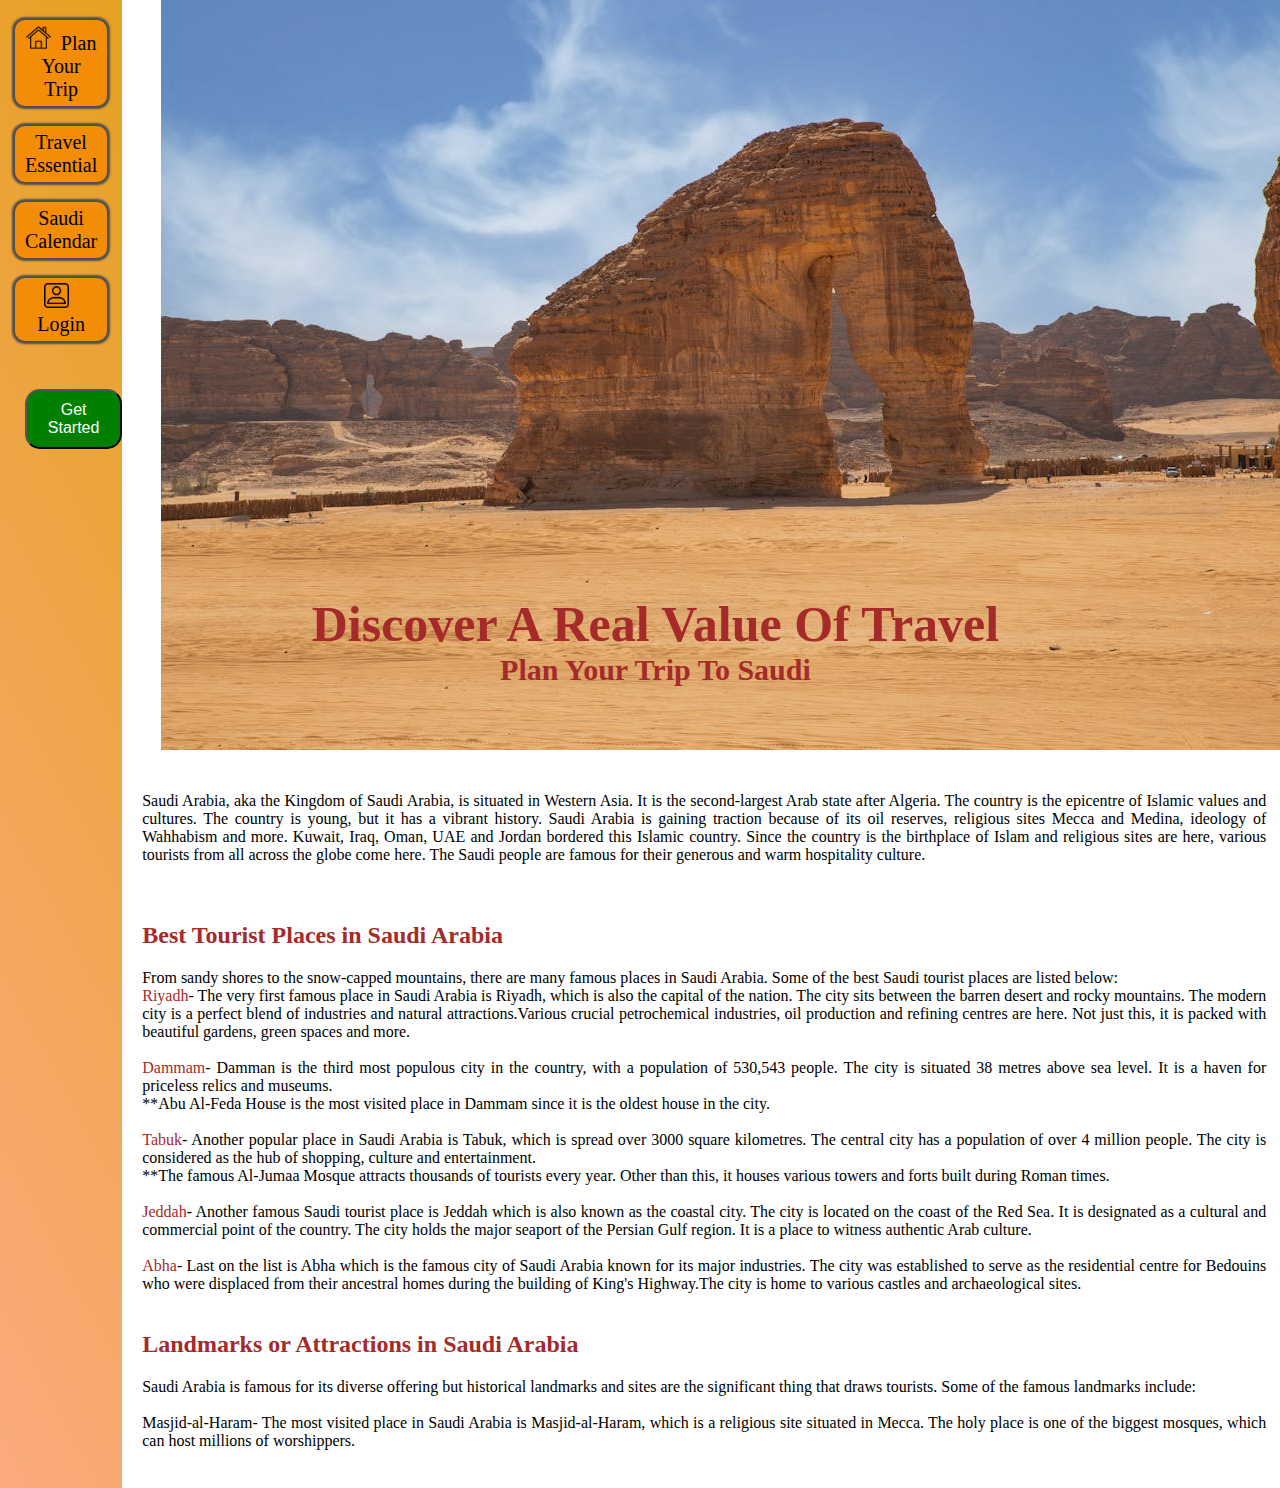
<file: index.html>
<!DOCTYPE html>
<html>

<head>
    <title>Saudi Trip</title>
    <meta name="viewport" content="width=device-width, initial-scale=1.0">
    <link rel="stylesheet" href="./Css/common_style.css">
    <style>
        .img_style {
            width: "1000px";
            height: "360px";
            margin-left: 39px;
        }

        .travel_poster {
            position: relative;
        }

        .poster_text {
            position: absolute;
            left: 34%;
            top: 85%;
            transform: translate(-30%, -50%);
            font-size: 10px;
            font-weight: bold;
            text-align: center;
            color: rgb(32, 32, 32);
        }


       

        /* Tablet Devices */

        @media screen and (min-width: 769px) and (max-width: 992px) {


            .img_style, .poster_text{
               
                display: none;
                
            }
         
        }
    </style>
</head>

<body>
    <div class="container">
        <div class="side_bar">
            <a href="./index.html" class="side_bar_items active_page"><img src="./Images/house.png" alt="user_logo"
                    class="user_logo " />Plan Your Trip</a>
            <a href="./Pages/TravelEssential.html" class="side_bar_items">Travel Essential</a>
            <a href="./Pages/SaudiCalendar.html" class="side_bar_items">Saudi Calendar</a>
            <a href="./Pages/Login.html" class="side_bar_items"><img src="./Images/interface.png" alt="user_logo"
                    class="user_logo" />Login</a><br />
            <a href="./Pages/Register.html"><button class="btn">Get Started</button></a><br />
        </div>
        <div class="context">
            <div class="travel_poster">
                <img src="./Images/bg_image_sadua.jpeg" class="img_style"
                    aria-valuetext="Discover Your World, Plan Your Trip" />
                <div class="poster_text">
                    <span style="font-size: 50px;">Discover A Real Value Of Travel</span><br />
                    <span style="font-size: 30px;">Plan Your Trip To Saudi</span>
                </div>
            </div>
            <br />
            <p class="text_style">Saudi Arabia, aka the Kingdom of Saudi Arabia, is situated in Western Asia. It is the
                second-largest Arab
                state after Algeria. The country is the epicentre of Islamic values and cultures. The country is young,
                but it has a vibrant history.

                Saudi Arabia is gaining traction because of its oil reserves, religious sites Mecca and Medina, ideology
                of Wahhabism and more. Kuwait, Iraq, Oman, UAE and Jordan bordered this Islamic country.

                Since the country is the birthplace of Islam and religious sites are here, various tourists from all
                across the globe come here. The Saudi people are famous for their generous and warm hospitality culture.
            </p>
            <br />
            <div class="text_style">
                <h2><span>Best Tourist Places in Saudi Arabia</span></h2>
                From sandy shores to the snow-capped mountains, there are many famous places in Saudi Arabia. Some of
                the best Saudi tourist places are listed below:<br />

                <span>Riyadh</span>- The very first famous place in Saudi Arabia is Riyadh, which is also the capital of
                the nation. The city sits between the barren desert and rocky mountains. The modern city is a perfect
                blend of industries and natural attractions.Various crucial petrochemical industries, oil production and
                refining centres are here. Not just this, it is packed with beautiful gardens, green spaces and
                more.<br /><br />

                <span>Dammam</span>- Damman is the third most populous city in the country, with a population of 530,543
                people. The city is situated 38 metres above sea level. It is a haven for priceless relics and
                museums.<br />
                **Abu Al-Feda House is the most visited place in Dammam since it is the oldest house in the
                city.<br /><br />

                <span>Tabuk</span>- Another popular place in Saudi Arabia is Tabuk, which is spread over 3000 square
                kilometres. The central city has a population of over 4 million people. The city is considered as the
                hub of shopping, culture and entertainment.<br />
                **The famous Al-Jumaa Mosque attracts thousands of tourists every year. Other than this, it houses
                various towers and forts built during Roman times.<br /><br />

                <span>Jeddah</span>- Another famous Saudi tourist place is Jeddah which is also known as the coastal
                city. The city is located on the coast of the Red Sea. It is designated as a cultural and commercial
                point of the country.
                The city holds the major seaport of the Persian Gulf region. It is a place to witness authentic Arab
                culture.<br /><br />

                <span>Abha</span>- Last on the list is Abha which is the famous city of Saudi Arabia known for its major
                industries. The city was established to serve as the residential centre for Bedouins who were displaced
                from their ancestral homes during the building of King's Highway.The city is home to various castles and
                archaeological sites.<br /><br />

                <h2><span>Landmarks or Attractions in Saudi Arabia</span></h2>
                Saudi Arabia is famous for its diverse offering but historical landmarks and sites are the significant
                thing that draws tourists. Some of the famous landmarks include:<br /><br />

                Masjid-al-Haram- The most visited place in Saudi Arabia is Masjid-al-Haram, which is a religious site
                situated in Mecca. The holy place is one of the biggest mosques, which can host millions of worshippers.
                <br /><br />
            </div>

        </div>
    </div>
</body>

</html>
</file>
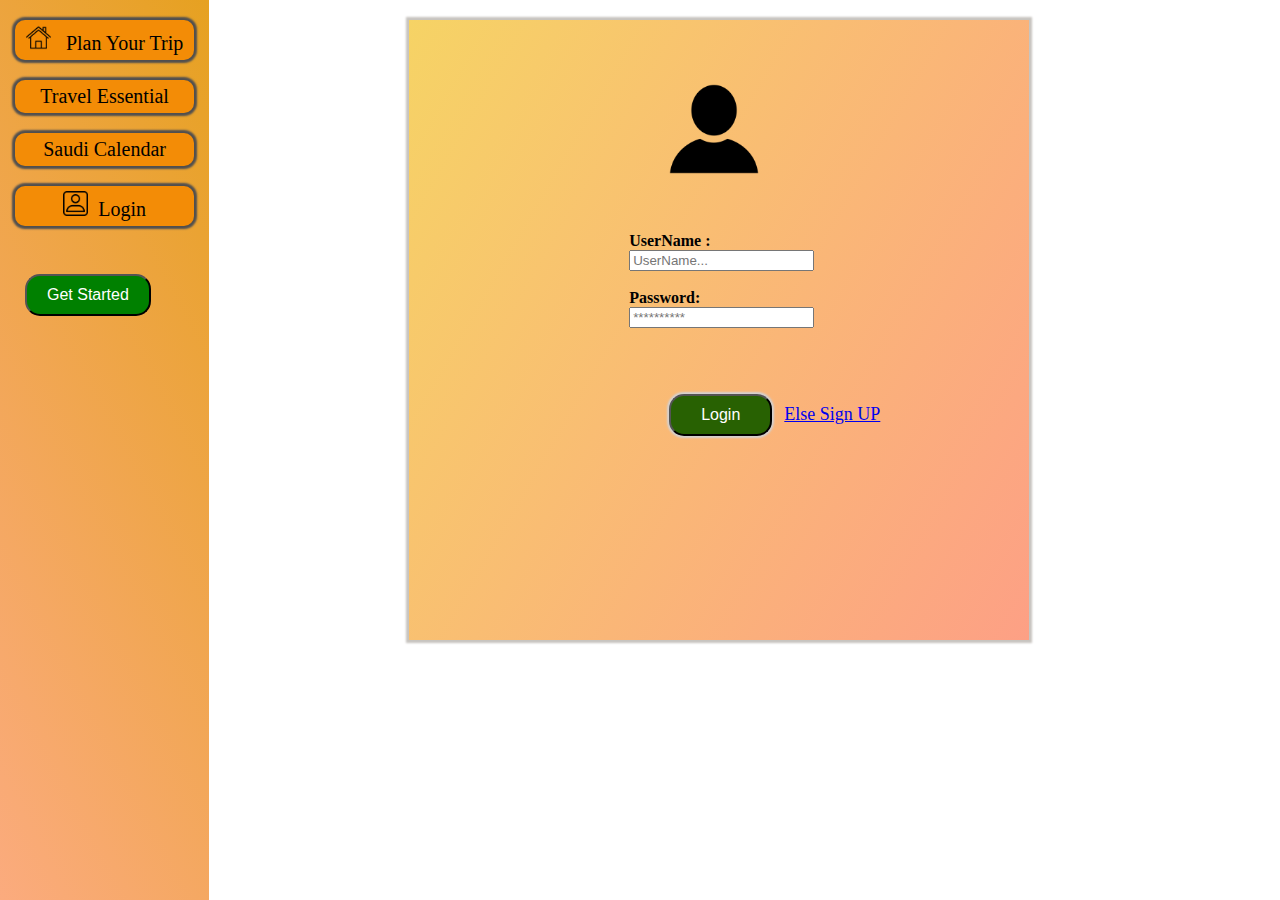
<file: Pages/Login.html>
<!DOCTYPE html>
<html>

<head>
    <title>Login Page</title>
    <meta name="viewport" content="width=device-width, initial-scale=1.0">
    <link rel="stylesheet" href="./../Css/common_style.css">
    <style>
        .form_container {
            background-image: linear-gradient(120deg, #f6d365 0%, #fda085 100%);
            /*background-image: linear-gradient(120deg, #fdfbfb 0%, #ebedee 100%);*/
            width: 600px;
            height: 600px;
            margin-left: 200px;
            margin-top: 20px;
            box-shadow: 0px 0px 2px 3px #c7c4bf;
            padding: 10px;
            
        }

        label,  input{
            margin-left: 210px;
        }

        .login_btn{
            margin-left: 250px;
            border-radius: 15px;
            background-color: rgb(40, 97, 2);
            padding: 10px 30px;
            box-shadow: 0px 0px 2px 2px #d4d1d1;
            color: white;

        }
        @media screen and (min-width: 769px) and (max-width: 992px) {
            .form_container{
                margin-left: 70px;
            }
        }

    </style>
</head>

<body>
    <div class="container">
        <div class="side_bar">
            <a href="./../index.html" class="side_bar_items"> <img src="./../Images/house.png" alt="user_logo"
                class="user_logo"> Plan Your Trip</a>
            <a href="./TravelEssential.html" class="side_bar_items">Travel Essential</a>
            <a href="./SaudiCalendar.html" class="side_bar_items">Saudi Calendar</a>
            <a href="./Login.html" class="side_bar_items active_page"><img src="./../Images/interface.png" alt="user_logo"
                    class="user_logo" />Login</a><br />
            <a href="./Register.html"><button class="btn">Get Started</button></a><br />
        </div>
        <div class="context">
            <div class="form_container">
                <br /><br /><br />
                <img src="./../Images/people.png" alt="Add User Image" height="90px" style="margin-left: 250px;" />
                <br /><br /><br /><br />
                    <form>
                         
                        <label for="UserName"> <b>UserName :</b></label><br />
                        <input type="text" id="UserName" placeholder="UserName..." /><br /><br />
                        <label for="password"> <b>Password:</b></label><br />
                        <input type="password" id="password" placeholder="**********" /><br><br />
                       
                      
                        <br />
                        <button class="btn login_btn">Login</button>&nbsp;&nbsp;
                        <a href="./Register.html" class="center" style="font-size: large;" >Else Sign UP </a> 

                        
                      
                    </form>
                </div>
          
        </div>
</body>
</file>
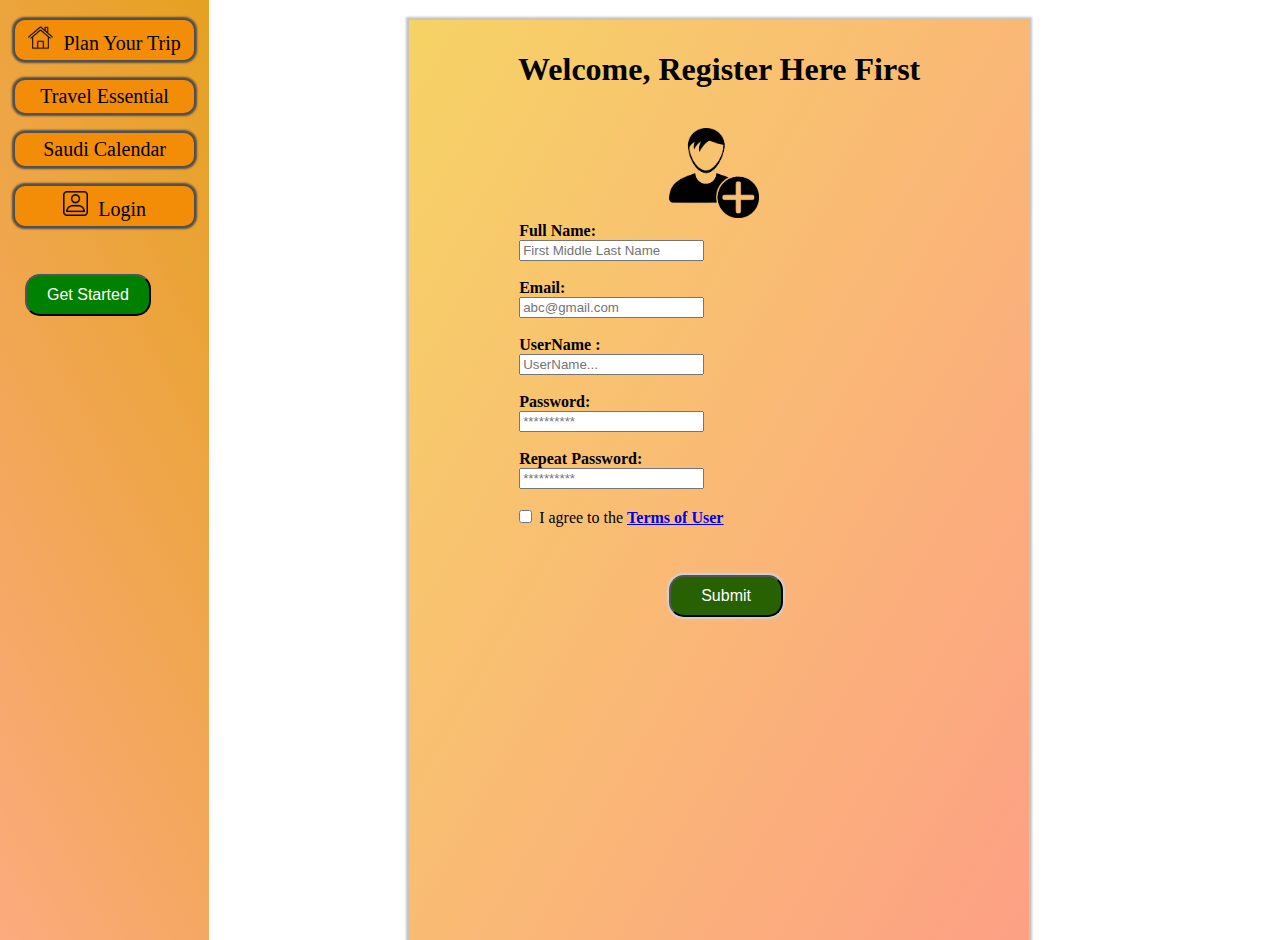
<file: Pages/Register.html>
<!DOCTYPE html>
<html>

<head>
    <title>Registration Page</title>
    <meta name="viewport" content="width=device-width, initial-scale=1.0">
    <link rel="stylesheet" href="./../Css/common_style.css">
    <style>
        .form_container {
            background-image: linear-gradient(120deg, #f6d365 0%, #fda085 100%);
            /*background-image: linear-gradient(120deg, #fdfbfb 0%, #ebedee 100%);*/
            width: 600px;
            height: 900px;
            margin-left: 200px;
            margin-top: 20px;
            box-shadow: 0px 0px 2px 3px #c7c4bf;
            padding: 10px;
            
        }

        label,  input{
            margin-left: 100px;
        }

        .login_btn{
            margin-left: 250px;
            border-radius: 15px;
            background-color: rgb(40, 97, 2);
            padding: 10px 30px;
            box-shadow: 0px 0px 2px 2px #d4d1d1;
            color: white;

        }
        @media screen and (min-width: 769px) and (max-width: 992px) {
            .form_container {
           
            margin-left: 70px;
           
         }
        }


    </style>
</head>

<body>
    <div class="container">
        <div class="side_bar">
            <a href="./../index.html"class="side_bar_items"> <img src="./../Images/house.png" alt="user_logo"
                class="user_logo" >Plan Your Trip</a>
            <a href="./TravelEssential.html" class="side_bar_items">Travel Essential</a>
            <a href="./SaudiCalendar.html" class="side_bar_items">Saudi Calendar</a>
            <a href="./Login.html" class="side_bar_items"><img src="./../Images/interface.png" alt="user_logo"
                    class="user_logo" />Login</a><br />
            <a href="./Register.html" class="active_page"><button class="btn">Get Started</button></a><br />
        </div>
        <div class="context">
            <div class="form_container">
                <h1 class="center">Welcome, Register Here First</h1>
                <br />
                <img src="./../Images/user.png" alt="Add User Image" height="90px" style="margin-left: 250px;" />
                
                    <form>
                       
                        <label for="full_name"> <b>Full Name: </b></label><br />
                        <input type="text" id="full_name" placeholder="First Middle Last Name" /><br /><br />
                        <label for="Email"> <b>Email:</b></label><br />
                        <input type="email" id="Email" placeholder="abc@gmail.com" /><br /><br />
                        <label for="UserName"> <b>UserName :</b></label><br />
                        <input type="text" id="UserName" placeholder="UserName..." /><br /><br />
                        <label for="password"> <b>Password:</b></label><br />
                        <input type="password" id="password" placeholder="**********" /><br><br />
                        <label for="repassword"> <b>Repeat Password:</b></label><br />
                        <input type="password" id="repassword" placeholder="**********" /><br><br />
                        <input type="checkbox" id="checkbox" /> I agree to the <a href="#"><b><u>Terms of
                                    User</u></b></a><br />
                        <br />
                        <button class="btn login_btn">Submit</button>
                         </form>
             </div>  
        </div>
</body>
</file>
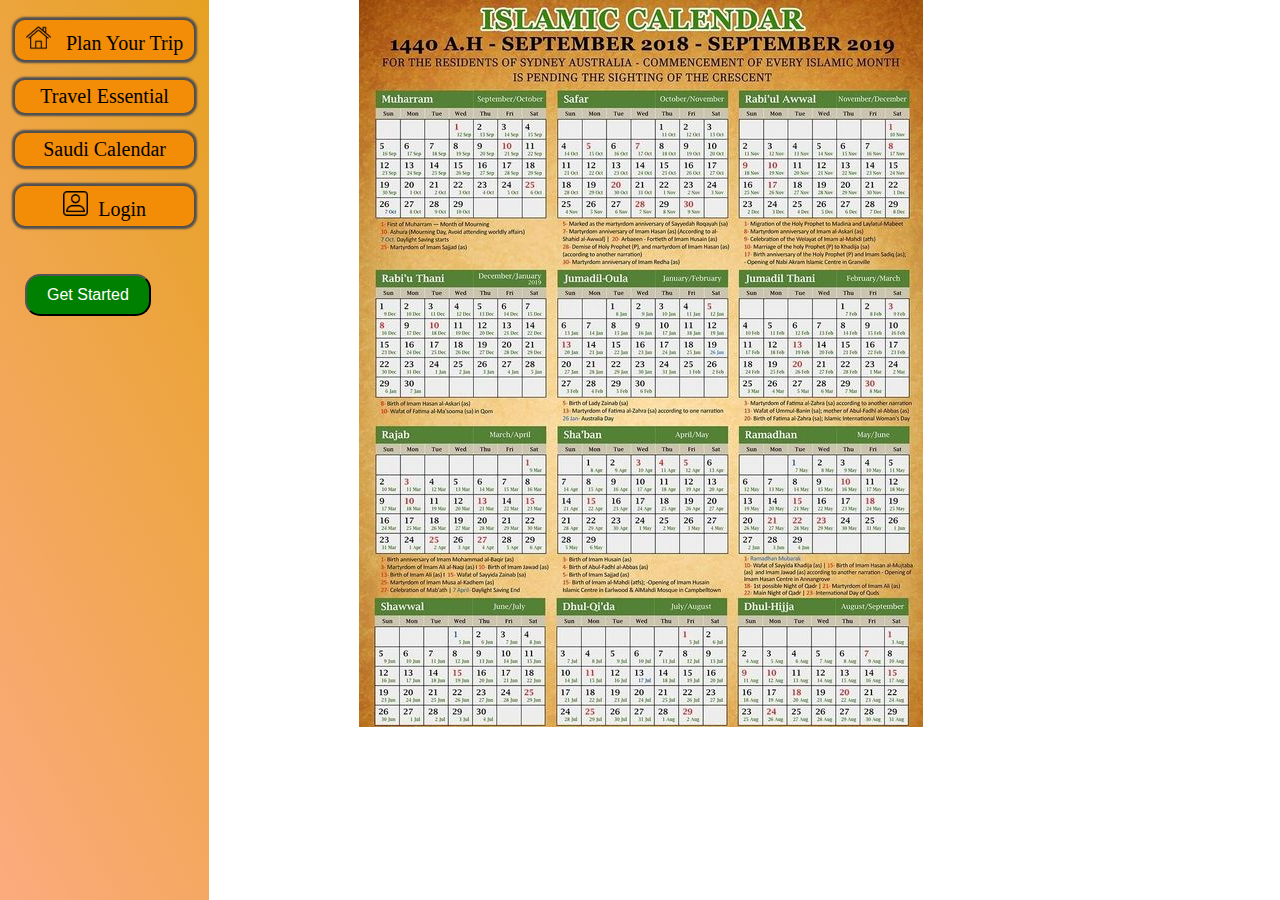
<file: Pages/SaudiCalendar.html>
<!DOCTYPE html>
<html>
<head>
    <title>Travel Essential Page</title>
    <meta name="viewport" content="width=device-width, initial-scale=1.0">
    <link rel="stylesheet" href="./../Css/common_style.css">
    <style>
        .img_format{
            margin-left: 150px;
        }
         /* Tablet Devices */

         @media screen and (min-width: 769px) and (max-width: 992px) {
            .img_format{
            margin-left: 60px;
        }
         }

    </style>
</head>
<body>
    <div class="container">
        <div class="side_bar">
            <a href="./../index.html" class="side_bar_items"> <img src="./../Images/house.png" alt="user_logo"
                    class="user_logo"> Plan Your Trip</a>
            <a href="./TravelEssential.html" class="side_bar_items">Travel Essential</a>
            <a href="./SaudiCalendar.html" class="side_bar_items active_page">Saudi Calendar</a>
            <a href="./Login.html" class="side_bar_items"><img src="./../Images/interface.png" alt="user_logo"
                    class="user_logo" />Login</a><br />
            <a href="./Register.html"><button class="btn">Get Started</button></a><br />
        </div>
        <div class="context">
            <div class="img_format">
          <img src="./../Images/caendar.jpg" alt="Saudi Arabia caendar img"/> 
        </div>   
    </div>
</body>
</html>
</file>
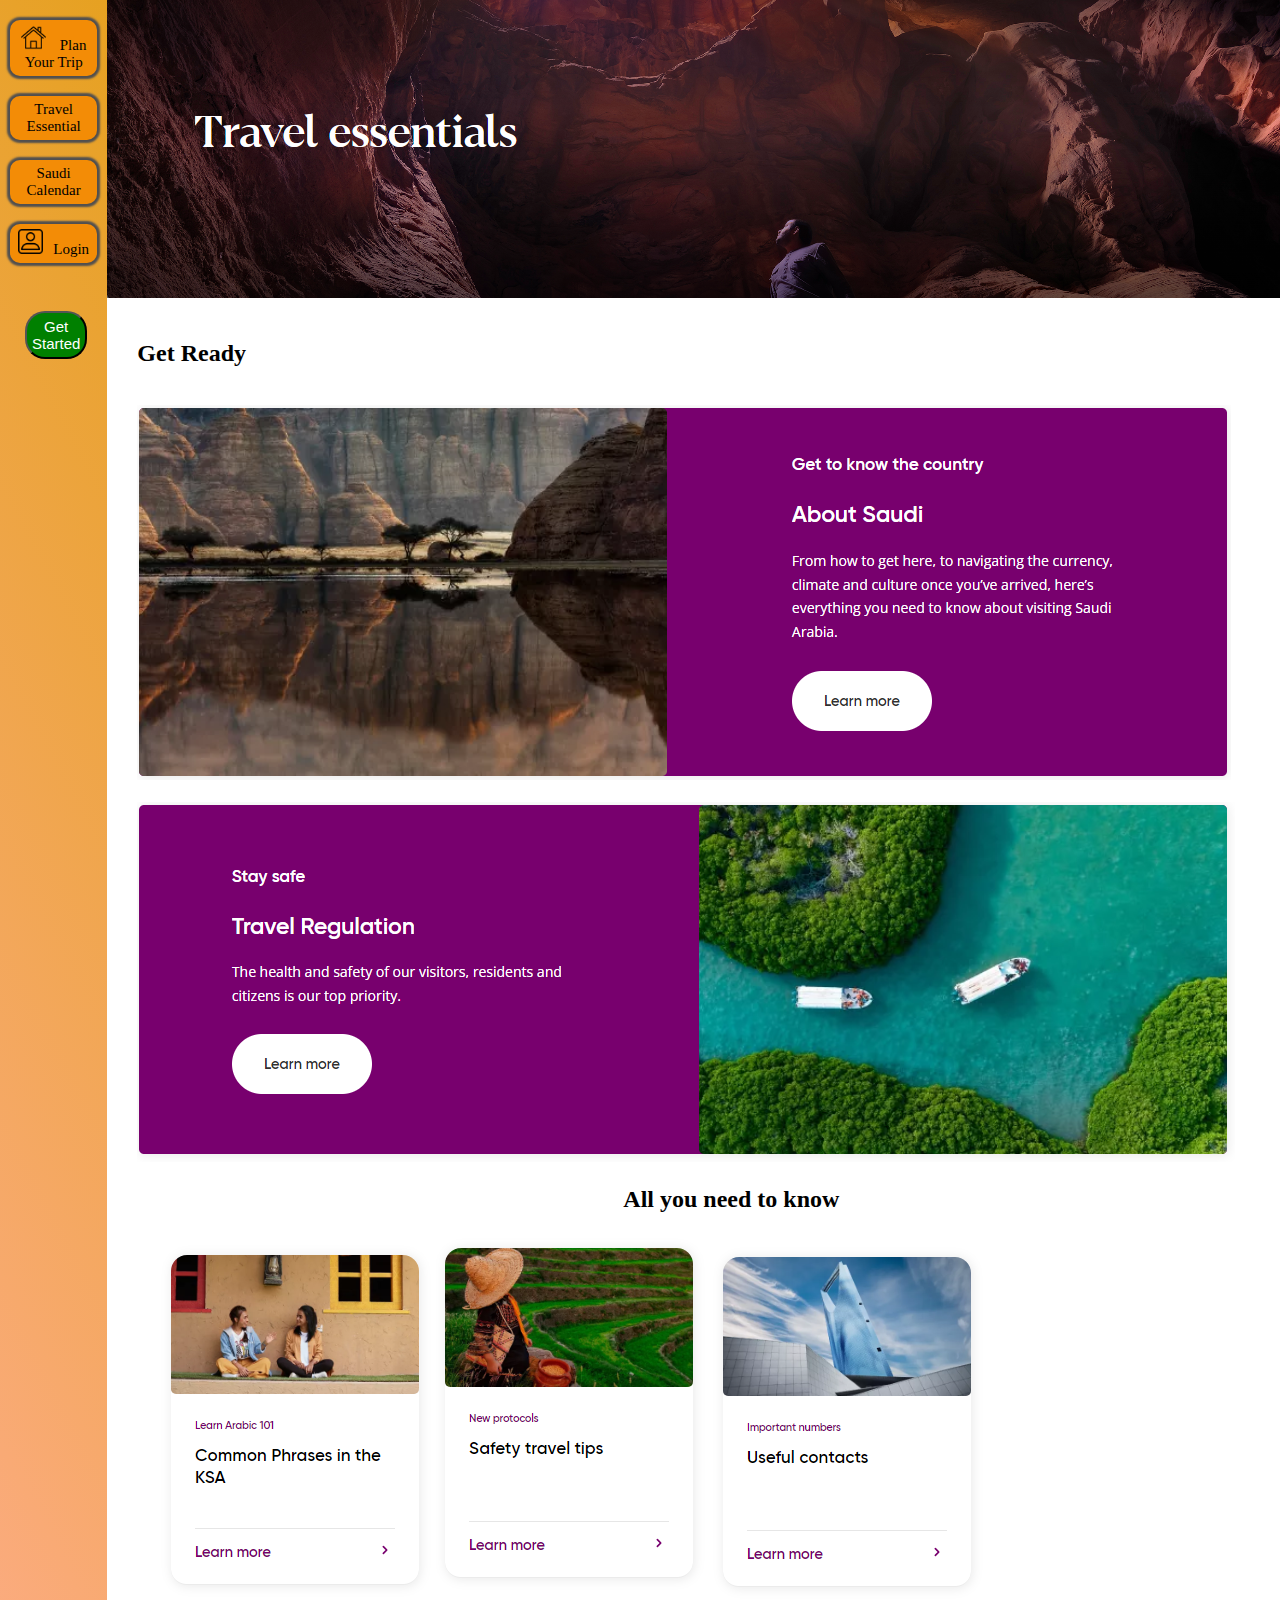
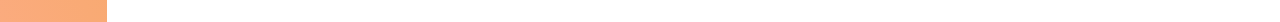
<file: Pages/TravelEssential.html>
<!DOCTYPE html>
<html>

<head>
    <title>Travel Essential Page</title>
    <meta name="viewport" content="width=device-width, initial-scale=1.0">
    <link rel="stylesheet" href="./../Css/common_style.css">

    <style>
        .side_bar_items {
            font-size: 15px;
            margin-top: 20px;
            margin-left: 10px;
            margin-right: 10px;
            padding: 5px;
        }

        .text_format {
            margin-left: 30px;
        }

        .btn {
            margin-right: 20px;
            border-radius: 20px;
            padding: 5px;
            font-size: 15px;

        }

        a:hover {

            box-shadow: 0px 0px 2px 3px rgb(80, 79, 79);

        }

        /* Tablet Devices */

        @media screen and (min-width: 769px) and (max-width: 992px) {
            .head_img {
                display: none;
                margin-left: 39px;
                margin-top: 20px;
                margin-bottom: 0px;

            }

            .btn {
                padding: 10px 15px;
            }

            .text_format {
                margin-left: 0px;
            }

            .useful_contact_img {
                margin-left: 30px;
            }

           
        }
    </style>
</head>

<body>
    <div class="container">
        <div class="side_bar">
            <a href="./../index.html" class="side_bar_items"> <img src="./../Images/house.png" alt="user_logo"
                    class="user_logo"> Plan Your Trip</a>
            <a href="./TravelEssential.html" class="side_bar_items active_page">Travel Essential</a>
            <a href="./SaudiCalendar.html" class="side_bar_items">Saudi Calendar</a>
            <a href="./Login.html" class="side_bar_items"><img src="./../Images/interface.png" alt="user_logo"
                    class="user_logo" />Login</a><br />
            <a href="./Register.html"><button class="btn">Get Started</button></a><br />
        </div>
        <div class="context">
            <img src="./../Images/travel_esse.png" alt="nature Image" class="head_img" />
            <br /><br />
            <div class="text_format head_img">
                <h2>Get Ready</h2>
                <br />
                <a><img src="./../Images/gettoknow.PNG" alt="About Sadi Img" /></a><br /><br />
                <a><img src="./../Images/staysafe.png" alt="Safety Tip Img" /></a>
            </div>

            <div class="text_format">
                <h2 class="center">All you need to know</h2>
                <a><img src="./../Images/KSA.png" alt="Commonphrases Img" /></a>
                <a><img src="./../Images/safetytip.PNG" alt="Safety Tip Img" /></a>
                <a><img src="./../Images/useful_contact.PNG" alt="contact Img" class="useful_contact_img " /></a>

            </div>
            <br />
        </div>
</body>

</html>
</file>
<file: Css/common_style.css>
body {
    margin: 0px;
    padding: 0px;
}

.center {
    text-align: center;
}

.container {
    min-height: 100vh;
    display: flex;
}

.side_bar {
    background-color: #FBAB7E;
    background-image: linear-gradient(62deg, #FBAB7E 0%, #e6a121 100%);

    /*background-color: rgb(236, 159, 16);*/
    flex-direction: column;
    width: 250px;
    display: flex;
    cursor: pointer;


}

.context {
    background-color: white;
    width: 100%;

}

.side_bar_items {
    border-radius: 10px;
    background-color: #f38c06;
    margin-top: 20px;
    margin-left: 15px;
    margin-right: 15px;
    font-size: 20px;
    text-decoration: none;
    color: black;
    text-align: center;
    padding: 5px 10px;
    box-shadow: 0px 0px 2px 3px rgb(80, 79, 79);


}

.user_logo {
    height: 25px;
    width: 25px;
    margin-right: 10px;

}

.btn {
    border-radius: 15px;
    padding: 10px 20px;
    color: white;
    background-color: green;
    margin-left: 25px;
    margin-top: 30px;
    font-size: 16px;
    text-align: center;
}

.side_bar_items:hover {
    background-color: none;
    border-radius: 5px;
    box-shadow: 0px 0px 2px 3px rgb(12, 12, 12);

}

.user_logo:hover,
.btn:hover {
    box-shadow: 0px 0px 2px 3px rgb(247, 241, 241);
}

.text_style {
    margin: 20px;
    text-align: justify;

}

span {
    color: brown;
}

/* Mobile Devices */

@media screen and (min-width: 400px) and (max-width: 768px) {

    .side_bar_items {
        border-radius: 15px;
        background-color: #f38c06;
        margin-top: 20px;
        margin-left: 10px;
        margin-right: 10px;
        font-size: 15px;
      
       
        padding: 5px 5px;
        
    
    
    }
    .text_style {
        margin: 20px;
        display: none;
    
    }

}

/* Tablet Devices */

@media screen and (min-width: 769px) and (max-width: 992px) {

    .side_bar {

        padding: 20px;
    }

    .side_bar_items {
        border-radius: 20px;
        background-color: #f38c06;
        margin-top: 15px;
        margin-left: 5px;
        margin-right: 5px;
        font-size: 15px;
        padding: 5px 5px;

    }

    .user_logo {
        height: 2ppx;
        width: 20px;
        margin-right: 10px;

    }

    .btn {
        border-radius: 15px;
        padding: 10px 10px;
        color: white;
        background-color: green;
        margin-left: 25px;
        margin-top: 30px;
        font-size: 17px;
        margin-right: 20px;
        text-align: center;
    }
}
</file>
